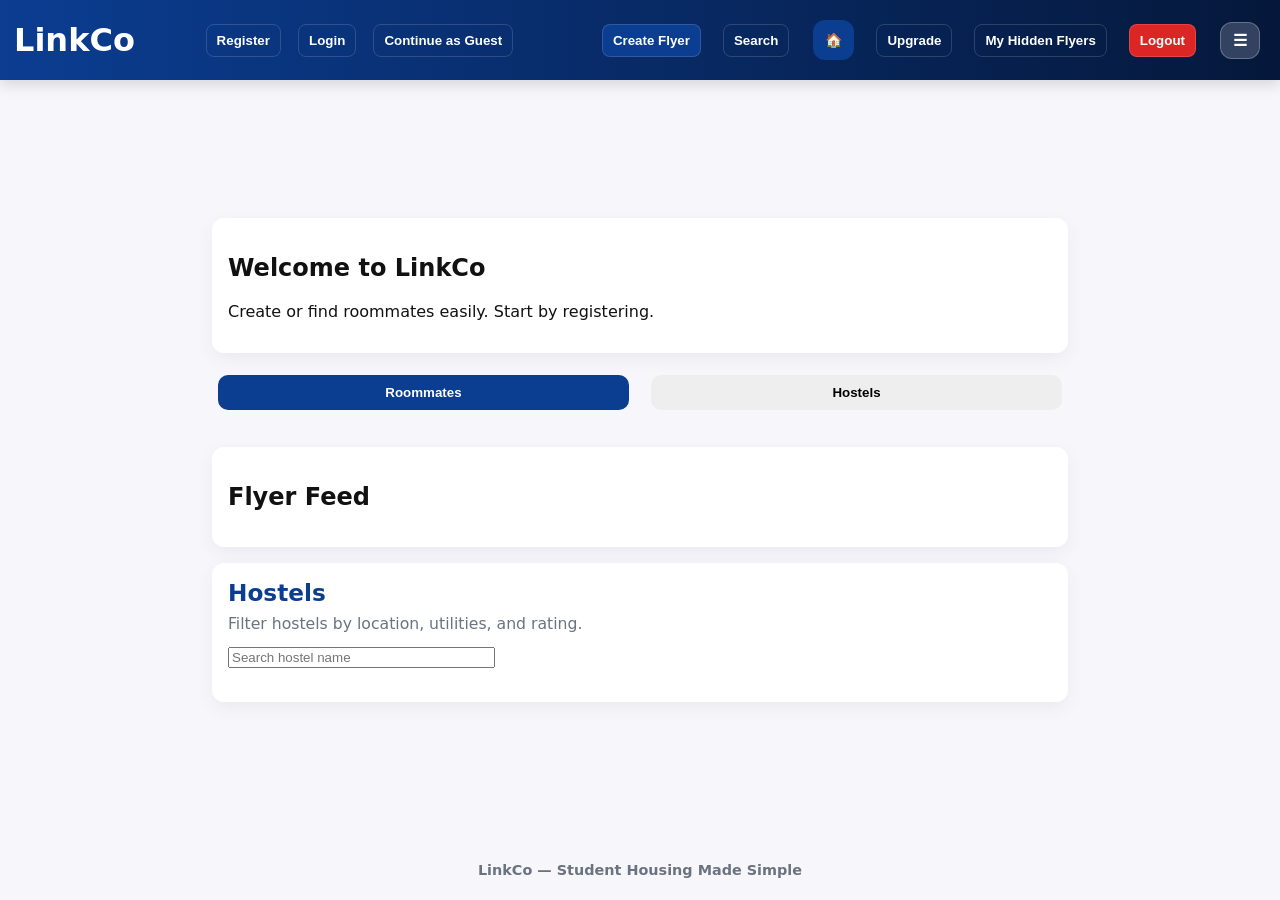
<file: index.html>
<!DOCTYPE html>
<html lang="en">
<head>
  <meta charset="utf-8" />
  <meta name="viewport" content="width=device-width,initial-scale=1" />
  <meta name="Author" content="Adelabu Ayomide Oladiran"/>
  <meta name="description"content="LinkCo is a platform students looking for roomates and hostels ,it serves as an way to inform student's about the hostel they have in mind;there's a grading system for hostels and roomates to help students make informed decisions."/>
  <meta name="keywords" content="LinkCo, Room mates, Student Housing, Hostel finder , Room mates Nigeria, Student accommodation , University housing"/>
  <title>LinkCo — Find Roommates</title>
  <link rel="stylesheet" href="styles.css" />
</head>
<body>
    <div id="loader" class="loader hidden">
  <div class="spinner"></div>
  <p>Please wait…</p>
</div>

  <header class="topbar">
    <h1>LinkCo</h1>
    <nav id="nav-guest">
      <button id="btn-show-register">Register</button>
      <button id="btn-show-login">Login</button>
      <button id="btn-continue-guest">Continue as Guest</button>
    </nav>
    <nav id="nav-user" class="hidden">
      <span id="welcome-user"></span>
      <div class="nav-primary">
        <button id="btn-create-flyer" class="primary">Create Flyer</button>
        <button id="btn-search">Search</button>
      </div>
      <div class="nav-secondary">
        <button id="btn-add-hostel" class="icon-btn" title="Add Hostel">🏠</button>
        <button id="btn-upgrade">Upgrade</button>
        <button id="show-hidden-flyers-btn">My Hidden Flyers</button>
        <button id="btn-logout">Logout</button>
      </div>
      <button id="btn-user-menu" class="icon-btn mobile-only" aria-label="Open menu">☰</button>
      <div id="user-menu-dropdown" class="user-menu-dropdown hidden" role="menu">
        <button id="btn-menu-add-hostel" type="button">Add Hostel</button>
        <button id="btn-menu-upgrade" type="button">Upgrade</button>
        <button id="btn-menu-hidden-flyers" type="button">Hidden Flyers</button>
        <button id="btn-menu-logout" type="button">Logout</button>
      </div>
    </nav>
    <div id="notification-panel" class="hidden"></div>
  </header>
  <div id="network-status" class="network-status hidden">
    ⚠️ You are offline. Some features may not work.
  </div>
  
  <main>
    <!-- Auth / Register -->
    <section id="auth-section" class="card">
      <div id="register-form" class="auth-form hidden">
        <h2>Register</h2>
        <input id="reg-name" placeholder="Full name" />
        <input id="reg-phone" placeholder="Phone number (e.g. +234...)" />
        <input id="reg-password" type="password" placeholder="Password" />
        <label><input id="reg-is-student" type="checkbox" /> I'm a student</label>
        <div id="reg-student-doc-wrapper" class="hidden">
          <label>Student document (image):</label>
          <input id="reg-student-doc" type="file" accept="image/*" />
          <img id="student-doc-preview" class="hidden image-preview" alt="Student document preview" />
        </div>
        <button id="btn-register">Create account</button>
      </div>

      <div id="login-form" class="auth-form hidden">
        <h2>Login</h2>
        <input id="login-phone" placeholder="Phone number" />
        <input id="login-password" type="password" placeholder="Password" />
        <button id="btn-login">Login</button>
      </div>

      <div id="guest-welcome">
        <h2>Welcome to LinkCo</h2>
        <p>Create or find roommates easily. Start by registering.</p>
      </div>
    </section>

    <!-- Create flyer -->
    <section id="flyer-section" class="card hidden">
      <div class="section-header">
        <h2>Create Flyer</h2>
        <p class="section-subtitle">Share roommates and hostel details in one polished post.</p>
      </div>
      <div class="form-grid">
        <input id="f-title" placeholder="Hostel Name" />
        <select id="f-room-type">
          <option value="">Room Type</option>
          <option value="2-bed">2 BedRoom</option>
          <option value="3-bed">3 BedRoom</option>
          <option value="self-contain">Self Contain</option>
        </select>
        <input id="f-location" placeholder="Location (e.g. Malete)" />
        <h3>Pricing</h3>
        <input id="f-total-price" type="number" placeholder="Total price (₦)" />
        <input id="f-per-person" type="number" placeholder="Price per person (₦)" />
        <input id="f-slots-needed" type="number" placeholder="Number of people wanted (2 or 3 etc.)" />
        <input id="f-contact" placeholder="Owner contact number (WhatsApp link uses this)" />
        <h3>Images</h3>
        <div class="image-upload-group">
          <label>Hostel image:</label>
          <input id="f-hostel-image" type="file" accept="image/*" />
          <img id="hostel-image-preview" class="hidden image-preview" alt="Hostel preview" />
        </div>

        <div class="image-upload-group">
          <label>Your profile:</label>
          <input id="f-profile-image" type="file" accept="image/*" />
          <img id="profile-image-preview" class="hidden image-preview" alt="Profile preview" />
        </div>
        <h3>Roommate Preferences</h3>
        <label>Likes / Preferences (comma separated):</label>
        <input id="f-preferences" placeholder="e.g. quiet,non-smoker,early-bird" />
        <select id="f-gender">
          <option value=""> Gender</option>
          <option value="male">Male</option>
          <option value="female">Female</option>
        </select>
      </div>

      
      <div class="btn-group">
  <button id="btn-create-flyer-s"> Create Flyer </button>
  <button id="btn-cancel-create" class="secondary">Cancel</button>
</div>

<div class="return-btn-wrapper">
  <button id="btn-return-home" class="hidden">Return Home</button>
</div>
    </section>

    <section id="hostel-section" class="card hidden">
      <div class="section-header">
        <h2 id="hostel-form-title">Add New Hostel</h2>
        <p class="section-subtitle">List safe, affordable hostels with ratings, utilities, and directions.</p>
      </div>
      <div class="hostel-form form-grid">
      <input id="h-name" placeholder="Hostel Name" />
      <input id="h-location" placeholder="Location (e.g. Malete)" />
      <input id="h-landmark" placeholder="Closest landmark (e.g. Tipper Garage)" />
    
      <h3>Basic Info</h3>
      <label>Light:</label>
      <select id="h-light">
        <option value="">Select</option>
        <option value="good">Good</option>
        <option value="average">Average</option>
        <option value="bad">Bad</option>
      </select>

      <h3>Utilities</h3>
      <label>Water:</label>
      <select id="h-water">
        <option value="">Select</option>
        <option value="reliable">Reliable</option>
        <option value="unstable">Unstable</option>
      </select>
    
      <label>Security:</label>
      <select id="h-security">
        <option value="">Select</option>
        <option value="high">High</option>
        <option value="medium">Medium</option>
        <option value="low">Low</option>
      </select>
      <h3>Directions</h3>
      <textarea id="h-directions" placeholder="How to get there..."></textarea>
      <h3>Images</h3>
      <div class="image-upload-group">
        <label>Front view:</label>
        <input id="h-image-front" type="file" accept="image/*" />
        <img id="h-image-preview-front" class="hidden image-preview" alt="Front view preview" />
      </div>
      <div class="image-upload-group">
        <label>Compound view:</label>
        <input id="h-image-compound" type="file" accept="image/*" />
        <img id="h-image-preview-compound" class="hidden image-preview" alt="Compound view preview" />
      </div>
      <div class="image-upload-group">
        <label>Room view:</label>
        <input id="h-image-room" type="file" accept="image/*" />
        <img id="h-image-preview-room" class="hidden image-preview" alt="Room view preview" />
      </div>
      </div>
      <button id="btn-submit-hostel" class="success">Add Hostel</button>
      <div class="return-btn-wrapper">
        <button id="btn-hostel-return" class="hidden">Home</button>
      </div>
    </section> 

    <!-- Chat Section -->
    <section id="chat-section" class="card hidden">
      <div class="section-header">
        <h2>Chat</h2>
        <p class="section-subtitle" id="chat-flyer-title"></p>
      </div>

      <div id="chat-list" class="chat-list"></div>

      <div class="chat-input-row">
        <input id="chat-input" placeholder="Type a message..." />
        <button id="chat-send" class="primary">Send</button>
      </div>

      <div class="return-btn-wrapper">
        <button id="chat-close" class="hidden">Close Chat</button>
      </div>
    </section>

    <!-- Search -->
    <section id="search-section" class="card hidden">
      <h2>Filter Roommates</h2>
      <div id="search-form">
        <h3>Filters</h3>
        <p class="muted">Start typing to filter results instantly 🔍</p>
        <label>Max Budget:</label>
        <div class="range-group">
          <input id="s-max-fund" type="range" min="0" max="500000" step="5000" />
          <input id="budget-input" type="number" placeholder="Enter amount (₦)" />
        </div>
        
        <label>Room Size:</label>
        <div class="range-group">
          <input id="s-people" type="range" min="0" max="6" step="1" />
          <input id="people-input" type="number" placeholder="e.g. 2 or 3" />
        </div> 
        <input id="s-location" placeholder="Location" />
        <input id="s-preferences" placeholder="Desired preferences (comma separated)" />
        <label><input id="s-student-only" type="checkbox" /> Student only</label>
      </div>

      <button id="s-btn-return-home" class="hidden">Close Filters</button>
    </section>

    <div class="tabs">
      <button id="tab-flyers" class="active">Roommates</button>
      <button id="tab-hostels">Hostels</button>
    </div>

    <!-- Feed (public flyers) -->
    <section id="feed-section" class="card">
      <h2>Flyer Feed</h2>
      <div id="feed-list"></div>
    </section>
   
    <section id="hostel-feed" class="card">
      <div class="section-header">
        <div>
          <h2>Hostels</h2>
          <p class="section-subtitle">Filter hostels by location, utilities, and rating.</p>
        </div>
        <div class="hostel-filter-panel">
          <input id="h-search-location" placeholder="Search hostel name" />
        </div>
      </div>
      <div id="hostel-list"></div>
    </section>

    <div id="hostel-profile-modal" class="hidden review-modal">
      <div class="review-modal-content">
        <button id="close-hostel-profile-modal">✖</button>
        <div id="hostel-profile-content"></div>
      </div>
    </div>

    <section id="hidden-flyers-section" class="card hidden">
      <h3>My Pulled Down Flyers</h3>
      <div id="hidden-flyers-list"></div>
      <button onclick="showFeed()">⬅ Back to Feed</button>
    </section>

    <div id="review-modal" class="hidden review-modal">
      <div class="review-modal-content">
    
        <button id="close-review-modal">
          ✖
        </button>
    
        <h3>Hostel Reviews</h3>
    
        <div id="all-reviews-container"></div>
    
      </div>
    </div>
    <!-- Admin Section -->
    <section id="admin-section" class="card hidden">
      <div class="admin-header">
        <h2>Admin Dashboard</h2>
        <button id="btn-exit-admin">Exit Admin</button>
      </div>
    
      <div id="admin-analytics" class="admin-analytics"></div>
    
      <h3>Payment Requests</h3>
      <div id="admin-req"></div>
    </section>
  
  </main>

  <footer class="footer">
    <strong>LinkCo — Student Housing Made Simple</strong>
  </footer>

  <!-- Main App -->
  <script type = "module" src="app.js"></script>
</body>
</html>
</file>
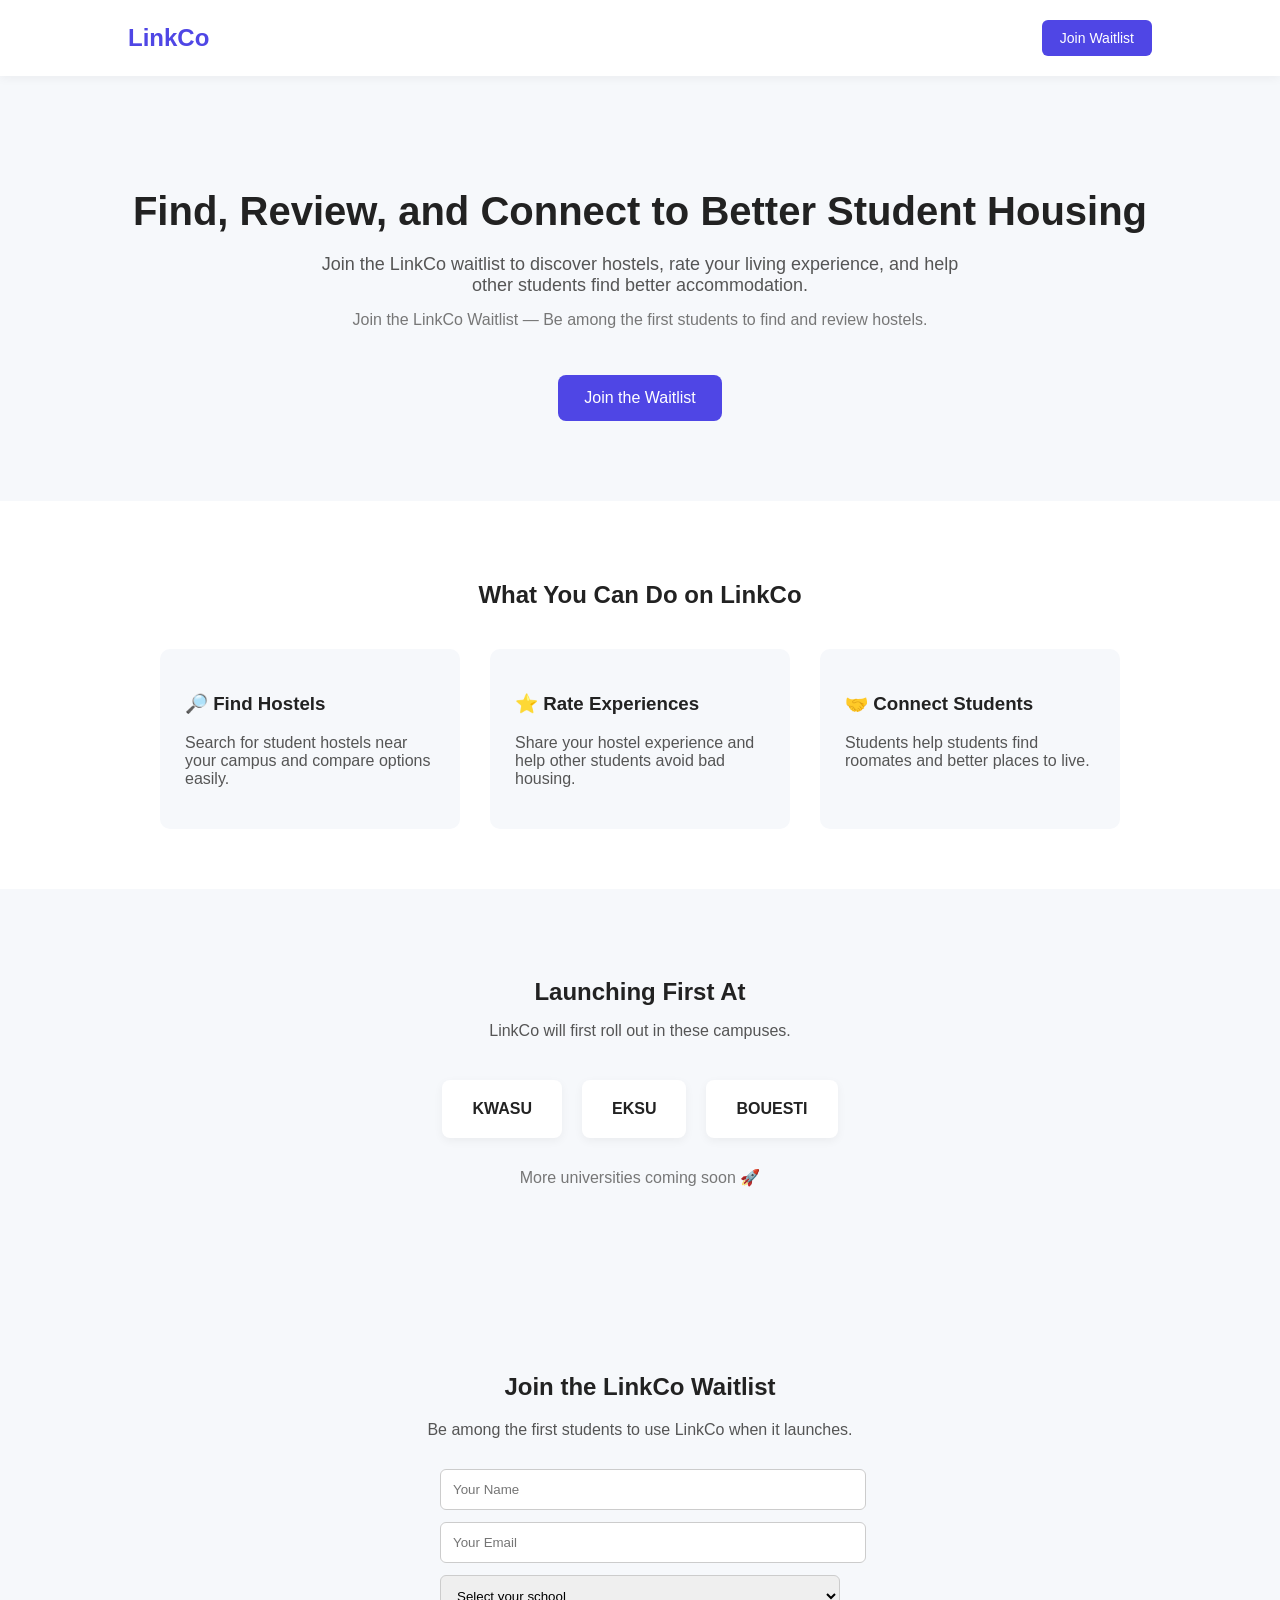
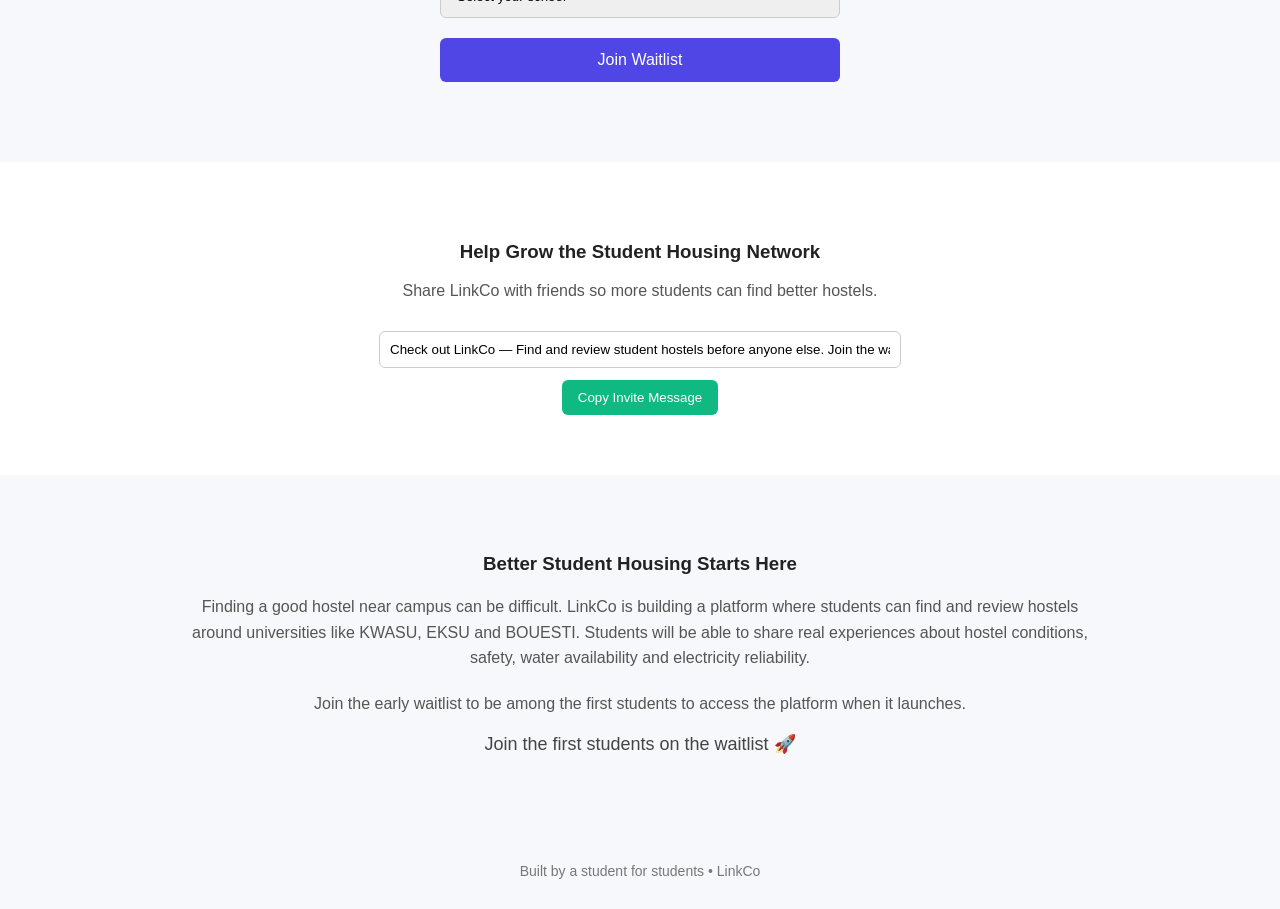
<file: waitlist.html>
<!DOCTYPE html>
<html lang="en">
    <head>
        <meta charset="UTF-8">
        <meta name="viewport" content="width=device-width, initial-scale=1.0">
        <title>LinkCo — Student Housing Network</title>
        <meta name="description" content="LinkCo helps students find and review hostels. Launching first at KWASU, EKSU and BOUESTI. Join the waitlist to discover better student housing.">

<meta name="keywords" content="KWASU hostel, EKSU hostel, BOUESTI hostel, student hostel review, hostel near kwasu, hostel near eksu, student housing nigeria,find student hostels">

<meta name="author" content="Adelabu Ayomide Oladiran">
        <style>
            .fade-in {
            opacity:0;
            transform: translateY(20px);
            animation: fadeUp 0.8s ease forwards;
            }
            #submitBtn:hover{
background:#4338ca;
}
            @keyframes fadeUp {
            to {
            opacity:1;
            transform: translateY(0);
            }
            }
            @keyframes popIn{
0%{
opacity:0;
transform:scale(0.95);
}
100%{
opacity:1;
transform:scale(1);
}
            }
@keyframes blink {
  0% {opacity:0;}
  50% {opacity:1;}
  100% {opacity:0;}
}
            </style>
        </head>
        
        <body style="margin:0;font-family:Arial,Helvetica,sans-serif;background:#f6f8fb;color:#222;">
        
        <!-- NAVBAR -->
        <header style="display:flex;justify-content:space-between;align-items:center;padding:20px 10%;background:white;box-shadow:0 2px 10px rgba(0,0,0,0.05);">
        <h2 style="margin:0;color:#4f46e5;">LinkCo</h2>
        <a href="#waitlist" style="text-decoration:none;background:#4f46e5;color:white;padding:10px 18px;border-radius:6px;font-size:14px;">Join Waitlist</a>
        </header>
        <!-- HERO SECTION -->
        <section style="text-align:center;padding:80px 10%; animation-delay:0.2s;" class="fade-in">
        
        <h1 style="font-size:40px;margin-bottom:20px;">
        Find, Review, and Connect to Better Student Housing
        </h1>
        
        <p style="max-width:650px;margin:auto;color:#555;font-size:18px;">
        Join the LinkCo waitlist to discover hostels, rate your living experience, and help other students find better accommodation.
        </p>
        
        <p style="margin-top:15px;color:#777;">
        Join the LinkCo Waitlist — Be among the first students to find and review hostels.
        </p>
        
        <a href="#waitlist" style="display:inline-block;margin-top:30px;background:#4f46e5;color:white;padding:14px 26px;border-radius:8px;text-decoration:none;font-size:16px;">
        Join the Waitlist
        </a> </section>
        <!-- FEATURES -->
<section style="background:white;padding:60px 10%; animation-delay:0.5s;" class="fade-in"  >

<h2 style="text-align:center;margin-bottom:40px;">
What You Can Do on LinkCo
</h2>

<div style="display:flex;flex-wrap:wrap;gap:30px;justify-content:center;">

<div style="background:#f6f8fb;padding:25px;border-radius:10px;width:250px;">
<h3>🔎 Find Hostels</h3>
<p style="color:#555;">Search for student hostels near your campus and compare options easily.</p>
</div>

<div style="background:#f6f8fb;padding:25px;border-radius:10px;width:250px;">
<h3>⭐ Rate Experiences</h3>
<p style="color:#555;">Share your hostel experience and help other students avoid bad housing.</p>
</div>

<div style="background:#f6f8fb;padding:25px;border-radius:10px;width:250px;">
<h3>🤝 Connect Students</h3>
<p style="color:#555;">Students help students find roomates and better places to live.</p>
</div>

</div>

</section>

<section class="fade-in" style="padding:70px 10%; text-align:center; animation-delay:0.5s; background:#f6f8fb;">

    <h2 style="margin-bottom:15px;">Launching First At</h2>
    
    <p style="color:#555; margin-bottom:40px;">
    LinkCo will first roll out in these campuses.
    </p>
    
    <div style="display:flex; justify-content:center; gap:20px; flex-wrap:wrap;">
    
    <div style="background:white;padding:20px 30px;border-radius:8px;box-shadow:0 3px 10px rgba(0,0,0,0.05);font-weight:bold;">
    KWASU
    </div>
    
    <div style="background:white;padding:20px 30px;border-radius:8px;box-shadow:0 3px 10px rgba(0,0,0,0.05);font-weight:bold;">
    EKSU
    </div>
    
    <div style="background:white;padding:20px 30px;border-radius:8px;box-shadow:0 3px 10px rgba(0,0,0,0.05);font-weight:bold;">
    BOUESTI
    </div>
    
    </div>
    <p style="margin-top:30px;color:#777;">
        More universities coming soon 🚀
        </p>
    </section>
 
    <div id="successBox" style="
display:none;
margin:20px auto;
max-width:400px;
padding:14px;
background:#ecfdf5;
color:#065f46;
border:1px solid #34d399;
border-radius:8px;
font-size:14px;
text-align:center;
transition:0.3s;
animation:popIn 0.25s ease;">
🎉 You're on the waitlist!
</div>
    
<div id="errorBox" style="
display:none;
margin:20px auto;
max-width:400px;
padding:14px;
background:#fef2f2;
color:#7f1d1d;
border:1px solid #f87171;
border-radius:8px;
font-size:14px;
text-align:center;
transition:0.3s;
animation:popIn 0.25s ease;">
Something went wrong. Try again.
</div>   

<!-- WAITLIST FORM -->
<section id="waitlist"class="fade-in"  style="padding:80px 10%;text-align:center; animation-delay:0.7s;" >

<h2>Join the LinkCo Waitlist</h2>

<p style="color:#555;margin-bottom:30px;">
Be among the first students to use LinkCo when it launches.
</p>
<input type="hidden" name="_subject" value="New LinkCo Waitlist Signup">
<form id="waitlistForm" style="max-width:400px;margin:auto;">

<input type="text" name="name" placeholder="Your Name" required
style="width:100%;padding:12px;margin-bottom:12px;border:1px solid #ccc;border-radius:6px;">

<input type="email" name="email" placeholder="Your Email" required
style="width:100%;padding:12px;margin-bottom:12px;border:1px solid #ccc;border-radius:6px;">

<select name="school" required
style="width:100%;padding:12px;margin-bottom:20px;border:1px solid #ccc;border-radius:6px;">

<option value="">Select your school</option>
<option value="KWASU">KWASU</option>
<option value="EKSU">EKSU</option>
<option value="BOUESTI">BOUESTI</option>

</select>

<button id="submitBtn" type="submit"
style="width:100%;padding:13px;background:#4f46e5;color:white;border:none;border-radius:6px;font-size:16px;cursor:pointer;">
Join Waitlist
</button>
 
</form>



</section>


<!-- SHARE SECTION -->
<section style="background:white;padding:60px 10%;text-align:center;  animation-delay:0.9s;" class="fade-in">

<h3>Help Grow the Student Housing Network</h3>

<p style="color:#555;">
Share LinkCo with friends so more students can find better hostels.
</p>

<input 
type="text"
value="Check out LinkCo — Find and review student hostels before anyone else. Join the waitlist:https://ayinnovation.github.io/linkco/waitlist.html"
id="shareLink"
readonly
style="width:90%;max-width:500px;padding:10px;border:1px solid #ccc;border-radius:6px;margin-top:15px;"
>

<br>

<button id="copyBtn" onclick="copyLink()" style="
margin-top:12px;
padding:10px 16px;
background:#10b981;
color:white;
border:none;
border-radius:6px;
cursor:pointer;">
Copy Invite Message
</button>

</section>
 
<section style="padding:60px 10%;background:#f6f8fb;max-width:900px;margin:auto;text-align:center;  animation-delay:1.1s">

    <h3>Better Student Housing Starts Here</h3>
    
    <p style="color:#555;line-height:1.6;">
    Finding a good hostel near campus can be difficult. LinkCo is building a platform where students can find and review hostels around universities like KWASU, EKSU and BOUESTI. Students will be able to share real experiences about hostel conditions, safety, water availability and electricity reliability.
    </p>
    
    <p style="color:#555;line-height:1.6;margin-top:20px;">
    Join the early waitlist to be among the first students to access the platform when it launches.
    </p>
    <p id="waitlistCount" style="font-size:18px;color:#444;margin-top:10px;">
        🔥 Loading waitlist...
        </p>
    </section>

<!-- FOOTER -->
<footer style="text-align:center;padding:30px;color:#777;font-size:14px;">
Built by a student for students • LinkCo
</footer>



<div id="toast" style="
position:fixed;
bottom:30px;
left:50%;
transform:translateX(-50%);
background:#111;
color:white;
padding:12px 20px;
border-radius:6px;
font-size:14px;
opacity:0;
pointer-events:none;
transition:opacity 0.3s ease, bottom 0.3s ease;
">
Invite message copied 🎉
</div>
<script>

const form = document.getElementById("waitlistForm");
const successBox = document.getElementById("successBox");
const errorBox = document.getElementById("errorBox");
const submitBtn = document.getElementById("submitBtn");
form.addEventListener("submit", async function(e){

e.preventDefault();
submitBtn.innerHTML = "Joining  <span style='animation:blink 1s infinite'>...</span>";
submitBtn.disabled = true;
submitBtn.style.opacity = "0.7";

const formData = new URLSearchParams();

formData.append("name", form.name.value);

formData.append("email", form.email.value);

formData.append("school", form.school.value);

const data = formData;
try {
  const response = await fetch("https://script.google.com/macros/s/AKfycbzpTEUHuDYGcY-eReNEYF1MD7jtOJ-FikygMhwE59XFXT2MT7fRXiaOddGWqzjoBIsN/exec", {
    method: "POST",
    mode: "cors",
    body: data
  });

  const result = await response.json();

  if (!result || !result.status) {
    throw new Error("Invalid response from server");
  }

  if (result.status === "success") {

    successBox.innerText = "🎉 You're on the waitlist!";
    successBox.style.display = "block";
    errorBox.style.display = "none";

    form.reset();
    submitBtn.innerHTML = "join waitlist";
    submitBtn.disabled = false;
submitBtn.style.opacity = "1";

    setTimeout(() => {
      successBox.style.display = "none";
    }, 4000);

    setTimeout(() => {
      window.location.href = "https://chat.whatsapp.com/HBk9Sh2wXDK5QpDmX1xlK1";
    }, 1500);

  } else if (result.status === "duplicate") {

    errorBox.innerText = "⚠️ This email already joined the waitlist";
    errorBox.style.display = "block";
    successBox.style.display = "none";
    submitBtn.innerHTML = "join waitlist";
    submitBtn.disabled = false;
submitBtn.style.opacity = "1";

    setTimeout(() => {
      errorBox.style.display = "none";
    }, 4000);

  } else {
    submitBtn.innerHTML = "join waitlist";
     submitBtn.disabled = false;
submitBtn.style.opacity = "1";

    throw new Error("Unexpected response");
   
  }

} catch (error) {

  errorBox.innerText = "Network error. Try again.";
  errorBox.style.display = "block";
  successBox.style.display = "none";

  setTimeout(() => {
    errorBox.style.display = "none";
  }, 4000);
  submitBtn.innerHTML = "join waitlist";
  submitBtn.disabled = false;
submitBtn.style.opacity = "1";


}
});
function copyLink(){
const copyText=document.getElementById("shareLink");
const btn = document.getElementById("copyBtn");
navigator.clipboard.writeText(copyText.value);

const toast = document.getElementById("toast");
btn.innerText ="Copied ✓";
toast.style.opacity = "1";
toast.style.bottom = "50px";

setTimeout(()=>{
toast.style.opacity = "0";
toast.style.bottom = "30px";
btn.innerText = "Copy Invite Message";
},3000);

}
async function loadWaitlistCount() {
  try {

    const res = await fetch("https://script.google.com/macros/s/AKfycbzpTEUHuDYGcY-eReNEYF1MD7jtOJ-FikygMhwE59XFXT2MT7fRXiaOddGWqzjoBIsN/exec", {
      method: "GET",
      mode: "cors"
    });

    if (!res.ok) throw new Error("Request failed");

    const text = await res.text(); // safer than .json()

    let data;
    try {
      data = JSON.parse(text);
    } catch {
      throw new Error("Invalid JSON response");
    }

    if (!data.total && data.total !== 0) {
      throw new Error("No total in response");
    }

    const count = data.total -3;//adjust for header rows in sheet

    document.getElementById("waitlistCount").innerText =
      "🔥 " + count + (count == 1 ? " student" : " students") +
      " already joined the waitlist";

  } catch (e) {

    document.getElementById("waitlistCount").innerText =
      "Join the first students on the waitlist 🚀";

    console.error("Waitlist load error:", e);
  }
}
loadWaitlistCount();
setInterval(loadWaitlistCount,20000);

</script>
</body>       
</html>
</file>
<file: styles.css>
/* Basic reset and variables */
:root{
  --brand: #0b3d91;   /* deep blue */
  --accent: #c79a2b;  /* gold */
  --bg: #f7f7fb;
  --card: #ffffff;
  --muted: #6b7280;
  --radius: 12px;
  --gap: 12px;
  --max-width: 980px;
  font-family: Inter, system-ui, -apple-system, "Segoe UI", Roboto, "Helvetica Neue", Arial;
}

*{box-sizing:border-box}
body{
  margin:0;
  background:var(--bg);
  color:#111;
  display:flex;
  flex-direction:column;
  min-height:100vh;
  align-items:center;
}

/* Topbar */
.topbar{
  width:100%;
  background:linear-gradient(90deg,var(--brand), #05183b);
  color:white;
  padding:14px;
  display:flex;
  align-items:center;
  justify-content:space-between;
  gap:16px;
  box-shadow:0 4px 14px rgba(2,6,23,0.15);
}
.topbar h1{margin:0}
.topbar button{
  background:transparent;
  color:white;
  border:1px solid rgba(255,255,255,0.15);
  padding:8px 10px;
  border-radius:8px;
  cursor:pointer;
}
#nav-user {
  display:flex;
  flex-wrap:wrap;
  gap:12px;
  align-items:center;
  position: relative;
}
.nav-primary,
.nav-secondary {
  display:flex;
  gap:10px;
  align-items:center;
  flex-wrap:wrap;
}

.section-header {
  margin-bottom: 18px;
}

.section-header h2 {
  margin: 0 0 8px;
  color: var(--brand);
  font-size: 1.45rem;
}

.section-subtitle {
  margin: 0;
  color: var(--muted);
  font-size: 0.98rem;
}

/* Main layout */
main{
  width:100%;
  max-width:var(--max-width);
  padding:22px;
  display:grid;
  grid-template-columns: 1fr;
  gap:16px;
}

/* Card */
.card{
  background:var(--card);
  border-radius:var(--radius);
  padding:16px;
  box-shadow:0 6px 18px rgba(11,22,60,0.06);
}

/* small helper classes */
.hidden{display:none}
.muted{color:var(--muted);font-size:0.95rem}
.or{text-align:center;margin:8px 0;color:var(--muted)}

/* forms */
.auth-form input,
.auth-form select,
.form-grid input,
.form-grid select,
.form-grid textarea,
#search-section input,
#search-section select,
#search-section textarea,
#search-code-input {
  width: 100%;
  padding: 10px;
  margin: 8px 0;
  border-radius: 10px;
  border: 1px solid #e6e9f0;
  font-size: 0.98rem;
  background: white;
}

.form-grid,
.hostel-form {
  display: grid;
  grid-template-columns: 1fr 1fr;
  gap: 12px;
  align-items: start;
}

.form-grid h3,
.hostel-form h3 {
  grid-column: 1 / -1;
}

/* hostel-form label/layout consolidated below */

/* feed flyers */
.flyer {
  display: flex;
  gap: 16px;
  align-items: flex-start;
  padding: 16px;
  border-radius: 12px;
  background: white;
  border: 1px solid #e5e7eb;
  transition: all 0.2s ease;
}
.flyer:hover {
  transform: translateY(-4px) scale(1.01);
  box-shadow: 0 12px 28px rgba(0,0,0,0.12);
}
.flyer img{width:140px;height:100px;object-fit:cover;border-radius:8px;flex-shrink:0}
.flyer .meta{flex:1;min-width:0}
.flyer .meta h3{margin:2 0 6px 2}
.flyer .meta p{margin:4px 0;color:var(--muted)}
.flyer .actions{display:flex;gap:8px;align-items:center}

/* hostel cards reuse .flyer — content column needs its own rules since
   hostels.js builds .flyer-content, not .flyer .meta */
.flyer-content {
  flex: 1;
  min-width: 0;
  display: flex;
  flex-direction: column;
}
.flyer-content p {
  margin: 4px 0;
  color: var(--muted);
  font-size: 0.95rem;
}
.flyer-content p b {
  color: #111;
}

/* footer */
.footer{margin:22px;color:var(--muted);font-size:0.9rem}
.image-preview {
  display: block;
  width: 100%;
  max-width: 100%;
  max-height: 200px;
  object-fit: cover;
  border-radius: 10px;
  margin-top: 0.75rem;
  box-shadow: 0 2px 6px rgba(0,0,0,0.15);
}
.image-upload-group {
  margin-top: 1rem;
}

#profile-image-preview {
  max-width: 85%;
  max-height: 70px;
}

 button.primary,
.flyer button.primary {
  background: var(--brand);
  color: white;
}

button.success,
.flyer button.success {
  background: #16a34a;
  color: white;
}

button.warning,
.flyer button.warning {
  background: #f59e0b;
  color: white;
}

button.danger,
.flyer button.danger {
  background: #dc2626;
  color: white;
}
.btn-group {
  margin-top: 16px;
  display: flex;
  justify-content: space-between;
  gap: 10px;
}
.btn-group button {
  flex: 1;
}
button.secondary {
  background: #ccc;
  color: #333;
}
.flyer-hostel-img {
  width: 100%;
  height: 120px;
  object-fit: cover;
  border-radius: 10px;
}
.flyer-content {
  display: flex;
  flex-direction: column;
  gap: 6px;
}
.flyer-actions {
  margin-top: 10px;
  display: flex;
  gap: 8px;
  flex-wrap: wrap;
  align-items: center;
}
.show-more-btn {
  background: #2563eb;
  color: white;
  border: none;
  border-radius: 8px;
  padding: 10px 14px;
  cursor: pointer;
  align-self: flex-start;
  white-space: nowrap;
}
.show-more-btn:hover {
  transform: scale(1.03);
}
.flyer-profile-img {
  width: 15px;
  height: 47px;
  border-radius: 50%;
  object-fit: cover ;
  
}
button {
  padding: 10px 14px;
  border-radius: 8px;
  border: none;
  cursor: pointer;
  margin: 6px; /* adds space between buttons */
  font-weight: 600;
  transition: 0.2s ease-in-out;
}

button:hover {
  transform: scale(1.05);
}
#flyer-section h3 {
  margin-top: 16px;
  margin-bottom: 6px;
  color: var(--brand);
  font-size: 1rem;
}
#btn-register, #btn-login, #btn-create-flyer-s {
  background-color: #2563eb; /* bright blue */
  color: white;
}

#btn-cancel-create {
  background-color: #f97316; /* orange for cancel */
  color: white;
}

#btn-logout {
  background-color: #dc2626; /* red for delete/logout */
  color: white;
}

button:disabled {
  background-color: #9ca3af;
  cursor: not-allowed;
}
/* Return Home Button (Gold Outline Style) */
#btn-return-home, #s-btn-return-home, #btn-hostel-return {
  display: block;
  width: 100%;
  margin-top: 16px;
  padding: 10px 0;
  background: transparent;             /* outlined style */
  color: var(--accent);                /* gold text */
  border: 2px solid var(--accent);     /* gold outline */
  border-radius: var(--radius);
  font-size: 1rem;
  cursor: pointer;
  font-weight: 600;
  transition: all 0.25s ease;
}

#btn-return-home:hover, #s-btn-return-home:hover, #btn-hostel-return:hover {
  background: var(--accent);           /* gold background on hover */
  color: white;                        /* white text */
  transform: translateY(-2px);
  box-shadow: 0 3px 10px rgba(199,154,43,0.4);
}

#btn-return-home:active, #s-btn-return-home:active, #btn-hostel-return:active {
  transform: translateY(0);
}

#btn-return-home.hidden, #s-btn-return-home.hidden, #btn-hostel-return.hidden {
  display: none;
}

main {
  width: 100%;
  max-width: 900px;
  margin: auto;
}

/* user menu dropdown */
#btn-user-menu {
  display: inline-flex !important;
  visibility: visible !important;
  background: rgba(255,255,255,0.18);
  border: 1px solid rgba(255,255,255,0.26);
  font-size: 1rem;
  color: white;
  padding: 8px 12px;
  border-radius: 12px;
  z-index: 10;
}

.mobile-only {
  display: inline-flex !important;
}

.user-menu-dropdown {
  position: absolute;
  top: 70px;
  right: 22px;
  background: white;
  border-radius: 14px;
  border: 1px solid #e5e7eb;
  box-shadow: 0 18px 40px rgba(11, 22, 60, 0.12);
  padding: 12px;
  min-width: 200px;
  z-index: 20;
}

.user-menu-dropdown button {
  width: 100%;
  text-align: left;
  color: #111;
  background: transparent;
  border: none;
  padding: 10px 12px;
  border-radius: 10px;
  margin-bottom: 6px;
}

.user-menu-dropdown button:hover {
  background: #f3f4f6;
}

@media (max-width: 820px) {
  .topbar {
    flex-wrap: wrap;
    align-items: flex-start;
  }

  .topbar nav {
    display: flex;
    width: 100%;
    gap: 10px;
    flex-wrap: wrap;
  }

  .topbar #nav-user {
    position: relative;
  }

  .topbar #nav-user .nav-secondary {
    display: none;
    width: 100%;
    justify-content: space-between;
  }

  .topbar #btn-user-menu {
    display: inline-flex;
  }

  .topbar #nav-user .nav-primary,
  .topbar #nav-user .nav-secondary {
    gap: 10px;
    flex-wrap: wrap;
  }
}

@media (max-width: 600px) {
  .topbar {
    padding: 14px 12px;
  }

  .topbar h1 {
    font-size: 1.2rem;
  }

  .topbar button {
    padding: 8px 10px;
  }
}

@media(max-width:700px) {
  .flyer {
    flex-direction: column;
  }

  .flyer img,
  .flyer-hostel-img {
    width: 100%;
    height: 180px;
  }

  .form-grid {
    grid-template-columns: 1fr;
  }
}

/* ===== Enhanced Registration & Search Form Styles ===== */

/* Shared form container */
.match-score {
  font-weight: bold;
  padding: 4px 8px;
  border-radius: 6px;
  display: inline-block;
  margin-bottom: 6px;
}

.match-high {
  background: #16a34a;
  color: white;
}

.match-mid {
  background: #f59e0b;
  color: white;
}

.match-low {
  background: #dc2626;
  color: white;
}

/* Search filter panel */
#search-section {
  background: #fff;
  border-radius: 16px;
  box-shadow: 0 8px 24px rgba(11, 22, 60, 0.08);
  padding: 24px;
  margin-bottom: 16px;
  transition: all 0.25s ease;
}

#search-section.hidden {
  display: none;
}

#search-section h2 {
  color: var(--brand);
  margin-bottom: 18px;
  font-size: 1.35rem;
}

#search-section .muted {
  margin-bottom: 14px;
  color: var(--muted);
}

#search-section input,
#search-section select,
#search-section textarea {
  width: 100%;
  padding: 12px 14px;
  margin: 8px 0 14px;
  border: 1px solid #d1d5db;
  border-radius: 10px;
  outline: none;
  font-size: 0.98rem;
  transition: border-color 0.2s ease, box-shadow 0.2s ease;
  background: white;
}

#search-section input:focus,
#search-section select:focus,
#search-section textarea:focus {
  border-color: var(--brand);
  box-shadow: 0 0 0 2px rgba(11, 61, 145, 0.1);
}

#search-section label {
  display: flex;
  align-items: center;
  gap: 8px;
  color: var(--muted);
  font-size: 0.95rem;
  margin-bottom: 10px;
}

#search-section button {
  width: auto;
  padding: 12px 14px;
  border-radius: 10px;
  font-weight: 600;
  margin-top: 10px;
}

#search-section button:hover {
  transform: translateY(-2px);
}

.search-summary {
  font-size: 0.95rem;
  color: var(--muted);
  margin-top: 10px;
}

.hostel-filter-panel {
  display: grid;
  grid-template-columns: repeat(3, minmax(160px, 1fr));
  gap: 12px;
  align-items: center;
  margin-top: 14px;
}

.hostel-filter-panel input,
.hostel-filter-panel select,
.hostel-filter-panel button {
  width: 100%;
}

.review-modal,
#hostel-profile-modal {
  position: fixed;
  inset: 0;
  background: rgba(15, 23, 42, 0.45);
  display: flex;
  align-items: center;
  justify-content: center;
  padding: 18px;
  z-index: 999;
}

.review-modal.hidden,
#hostel-profile-modal.hidden {
  display: none;
}

.review-modal-content,
#hostel-profile-modal .review-modal-content {
  width: min(760px, 100%);
  max-height: calc(100vh - 60px);
  overflow-y: auto;
  background: white;
  border-radius: 18px;
  padding: 24px;
  position: relative;
  box-shadow: 0 18px 40px rgba(11, 22, 60, 0.16);
}

.review-modal-content button,
#hostel-profile-modal .review-modal-content button {
  position: absolute;
  top: 18px;
  right: 18px;
  background: transparent;
  border: none;
  font-size: 22px;
  cursor: pointer;
}

#hostel-profile-content {
  margin-top: 16px;
}

.reply-item {
  background: #eef2ff;
  border-radius: 12px;
  padding: 10px 12px;
}

@media (max-width: 900px) {
  .hostel-filter-panel {
    grid-template-columns: 1fr;
  }
}

/* OR separator styling */
.or {
  display: flex;
  align-items: center;
  justify-content: center;
  color: var(--muted);
  font-weight: 600;
  margin: 10px 0;
}

.or::before,
.or::after {
  content: "";
  flex: 1;
  height: 1px;
  background: #e5e7eb;
  margin: 0 10px;
}

/* Smooth card transitions */
.card {
  transition: transform 0.2s ease, box-shadow 0.2s ease;
}
.card:hover {
  transform: translateY(-3px);
  box-shadow: 0 10px 25px rgba(11, 22, 60, 0.12);
}
.network-status {
  position: fixed;
  top: 70px; /* below topbar */
  left: 50%;
  transform: translateX(-50%);
  background: #dc2626; /* red */
  color: white;
  padding: 12px 20px;
  border-radius: 10px;
  font-weight: 600;
  box-shadow: 0 6px 18px rgba(0,0,0,0.2);
  z-index: 9999;
  transition: all 0.3s ease;
}

.network-status.online {
  background: #16a34a; /* green */
}

.network-status.hidden {
  opacity: 0;
  pointer-events: none;
  transform: translate(-50%, -20px);
}

/*LOADER STYLES*/
.loader {
  position: fixed;
  top: 0; left: 0;
  width: 100%; height: 100%;
  background: rgba(0,0,0,0.6);
  display: flex;
  flex-direction: column;
  align-items: center;
  justify-content: center;
  z-index: 9999;
}
/*animation style*/
.loader.hidden {
  display: none;
}

.spinner {
  width: 50px;
  height: 50px;
  border: 5px solid white;
  border-top-color: #1e90ff;
  border-radius: 50%;
  animation: spin 0.8s linear infinite;
}

@keyframes spin {
  to { transform: rotate(360deg); }
}

/* Responsive spacing */
@media (max-width: 820px) {
  .topbar {
    flex-wrap: wrap;
    align-items: flex-start;
  }

  #nav-user .nav-secondary {
    display: none;
    width: 100%;
    justify-content: space-between;
  }

  #btn-user-menu {
    display: inline-flex;
  }

  .user-menu-dropdown {
    right: 12px;
    left: auto;
    top: 72px;
  }
}

@media (max-width: 600px) {
  .auth-form,
  #search-section {
    padding: 20px 16px;
  }
  .auth-form h2,
  #search-section h2 {
    font-size: 1.3rem;
  }
  .hostel-form {
    grid-template-columns: 1fr;
  }
}
/* ===== Admin Styles ===== */

.admin-header {
  display: flex;
  justify-content: space-between;
  align-items: center;
  margin-bottom: 16px;
}

#btn-exit-admin {
  background: #dc2626;
  color: white;
  padding: 8px 12px;
  border-radius: 8px;
  font-weight: 600;
}

.admin-analytics {
  display: grid;
  grid-template-columns: repeat(auto-fit, minmax(150px, 1fr));
  gap: 12px;
  margin-bottom: 20px;
}

.admin-analytics .stat {
  background: #f3f4f6;
  padding: 14px;
  border-radius: 10px;
  text-align: center;
  font-weight: 600;
}

.admin-request-card {
  border: 1px solid #e5e7eb;
  padding: 12px;
  border-radius: 10px;
  margin-bottom: 12px;
}

.admin-request-card button {
  margin-right: 8px;
}
.stat-card {
  background: linear-gradient(135deg, #0b3d91, #1e3a8a);
  color: white;
  padding: 16px;
  border-radius: 12px;
  text-align: center;
  box-shadow: 0 6px 16px rgba(0,0,0,0.15);
}

.stat-card h4 {
  margin-bottom: 8px;
  font-weight: 600;
}

.stat-card p {
  font-size: 22px;
  font-weight: bold;
}
.tag-container {
  margin: 8px 0;
  display: flex;
  flex-wrap: wrap;
  gap: 6px;
}

.tag {
  background: #eef2ff;
  color: #0b3d91;
  padding: 4px 8px;
  border-radius: 999px;
  font-size: 0.8rem;
  font-weight: 500;
}
.range-group {
  display: flex;
  gap: 10px;
  align-items: center;
}

.range-group input[type="number"] {
  width: 120px;
}
/* 🎚️ Slider styling */
input[type="range"] {
  width: 100%;
  margin: 10px 0 20px;
  appearance: none;
  height: 6px;
  border-radius: 10px;
  background: #e5e7eb;
  outline: none;
}

input[type="range"]::-webkit-slider-thumb {
  appearance: none;
  width: 18px;
  height: 18px;
  border-radius: 50%;
  background: var(--brand);
  cursor: pointer;
  box-shadow: 0 2px 6px rgba(0,0,0,0.2);
}

/* ✨ Card animation */
.animate-card {
  opacity: 0;
  transform: translateY(20px);
  animation: fadeSlideIn 0.4s ease forwards;
}

@keyframes fadeSlideIn {
  to {
    opacity: 1;
    transform: translateY(0);
  }
}
.icon-btn {
  background: var(--brand);
  color: white;
  border: none;
  padding: 8px 12px;
  border-radius: 20px;
  cursor: pointer;
  font-size: 14px;
}

.icon-btn:hover {
  opacity: 0.9;
}

/* Consolidated hostel-form inputs and labels (keeps previous specific overrides) */
.hostel-form input,
.hostel-form select,
.hostel-form textarea {
  width: 100%;
  padding: 10px;
  margin: 8px 0;
  border-radius: 10px;
  border: 1px solid #ddd;
  font-size: 14px;
  background: white;
}

.hostel-form textarea {
  min-height: 80px;
  resize: vertical;
}

.hostel-form label {
  grid-column: 1 / -1;
  align-self: center;
  font-size: 13px;
  color: #555;
}
#btn-add-hostel {
  background: var(--brand);
  color: white;
  border: none;
  padding: 12px;
  border-radius: 12px;
  font-weight: bold;
  cursor: pointer;
}

#btn-add-hostel:hover {
  opacity: 0.9;
}
.tabs {
  display: flex;
  gap: 10px;
  margin-bottom: 15px;
}

.tabs button {
  flex: 1;
  padding: 10px;
  border: none;
  border-radius: 10px;
  background: #eee;
  cursor: pointer;
}

/* Chat styles */
.chat-list {
  max-height: 420px;
  overflow-y: auto;
  display: flex;
  flex-direction: column;
  gap: 10px;
  padding: 8px;
  border: 1px solid #e6e9f0;
  border-radius: 10px;
  background: #fbfcff;
}
.chat-item {
  max-width: 78%;
  padding: 10px 12px;
  border-radius: 12px;
  font-size: 0.98rem;
  line-height: 1.3;
}
.chat-item.left {
  align-self: flex-start;
  background: #eef2ff;
}
.chat-item.right {
  align-self: flex-end;
  background: #e6ffef;
}
.chat-meta { color: var(--muted); font-size: 0.82rem; margin-top: 6px; }
.chat-input-row { display:flex; gap:8px; margin-top:12px; }
.chat-input-row input { flex:1; padding:10px; border-radius:10px; border:1px solid #e6e9f0; }
.chat-input-row button { padding: 10px 16px; }


.tabs button.active {
  background: var(--brand);
  color: white;
}

.rating-box button {
  margin: 3px;
  border: none;
  padding: 5px 8px;
  border-radius: 6px;
  cursor: pointer;
  background: #eee;
}

.rating-box button:hover {
  background: var(--brand);
  color: white;
}

.review-box {
  display: flex;
  gap: 8px;
  margin-top: 10px;
}

.review-box input {
  flex: 1;
  padding: 8px;
  border-radius: 20px;
  border: 1px solid #ddd;
}

.btn-add-review {
  background: var(--brand);
  color: white;
  border: none;
  padding: 8px 12px;
  border-radius: 20px;
  cursor: pointer;
}

.reviews {
  margin-top: 10px;
  display: flex;
  flex-direction: column;
  gap: 10px;
}

.review-item {
  display: flex;
  gap: 10px;
  align-items: flex-start;
}

.review-avatar {
  width: 32px;
  height: 32px;
  border-radius: 50%;
  background: var(--brand);
  color: white;
  display: flex;
  align-items: center;
  justify-content: center;
  font-weight: bold;
}

.review-content {
  background: #f1f5f9;
  padding: 8px 12px;
  border-radius: 12px;
  max-width: 80%;
}

.review-header {
  display: flex;
  justify-content: space-between;
  font-size: 12px;
  margin-bottom: 4px;
}

.review-user {
  font-weight: bold;
}

.review-time {
  color: #666;
}

.review-text {
  margin: 0;
  font-size: 14px;
}

/* Responsive styles for review system */
@media (max-width: 600px) {
  .review-box {
    flex-direction: column;
    gap: 6px;
    align-items: stretch;
  }
  .review-box input {
    width: 100%;
    font-size: 15px;
    border-radius: 16px;
  }
  .btn-add-review {
    width: 100%;
    border-radius: 16px;
    font-size: 15px;
    padding: 10px 0;
  }
  .reviews {
    gap: 8px;
  }
  .review-item {
    flex-direction: column;
    align-items: flex-start;
    gap: 6px;
  }
  .review-avatar {
    width: 28px;
    height: 28px;
    font-size: 15px;
  }
  .review-content {
    max-width: 100%;
    padding: 8px 8px;
    font-size: 15px;
  }
  .review-header {
    flex-direction: column;
    gap: 2px;
    font-size: 11px;
  }
  .review-text {
    font-size: 13px;
  }
}
</file>
